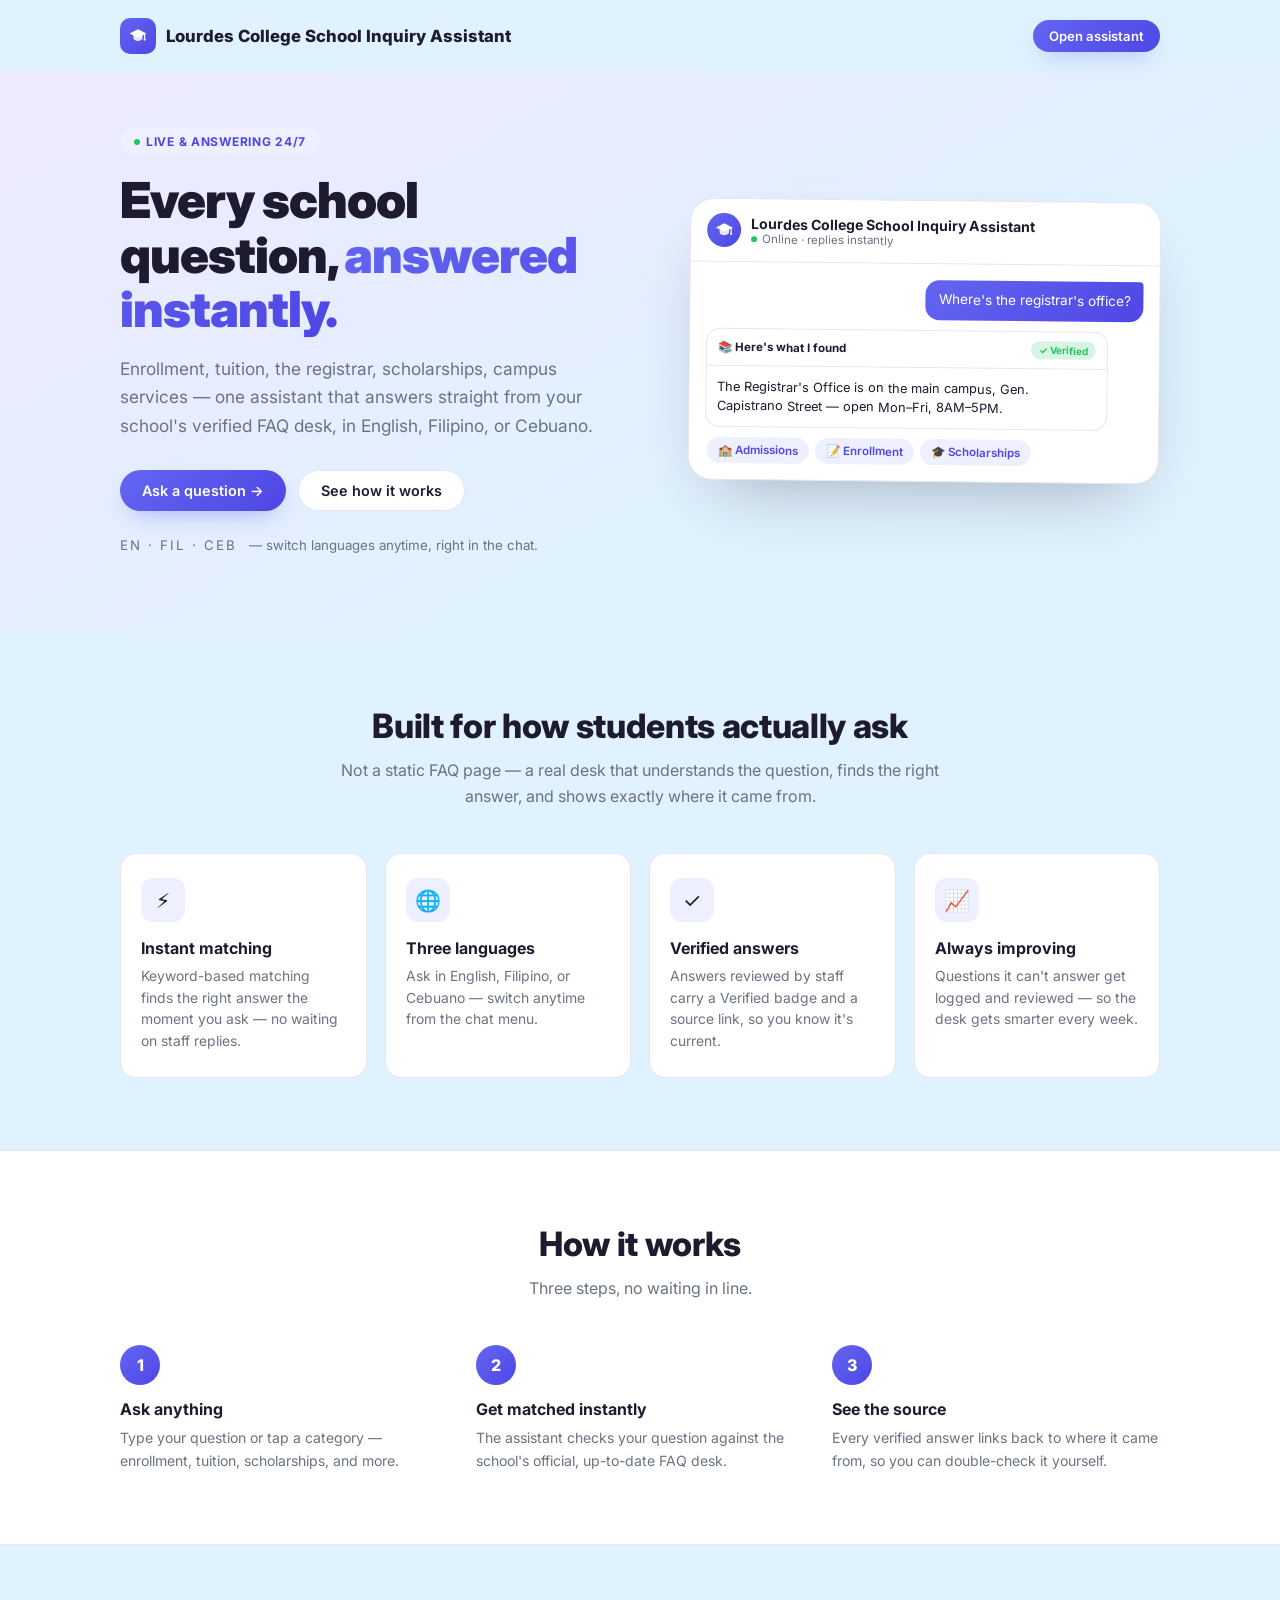
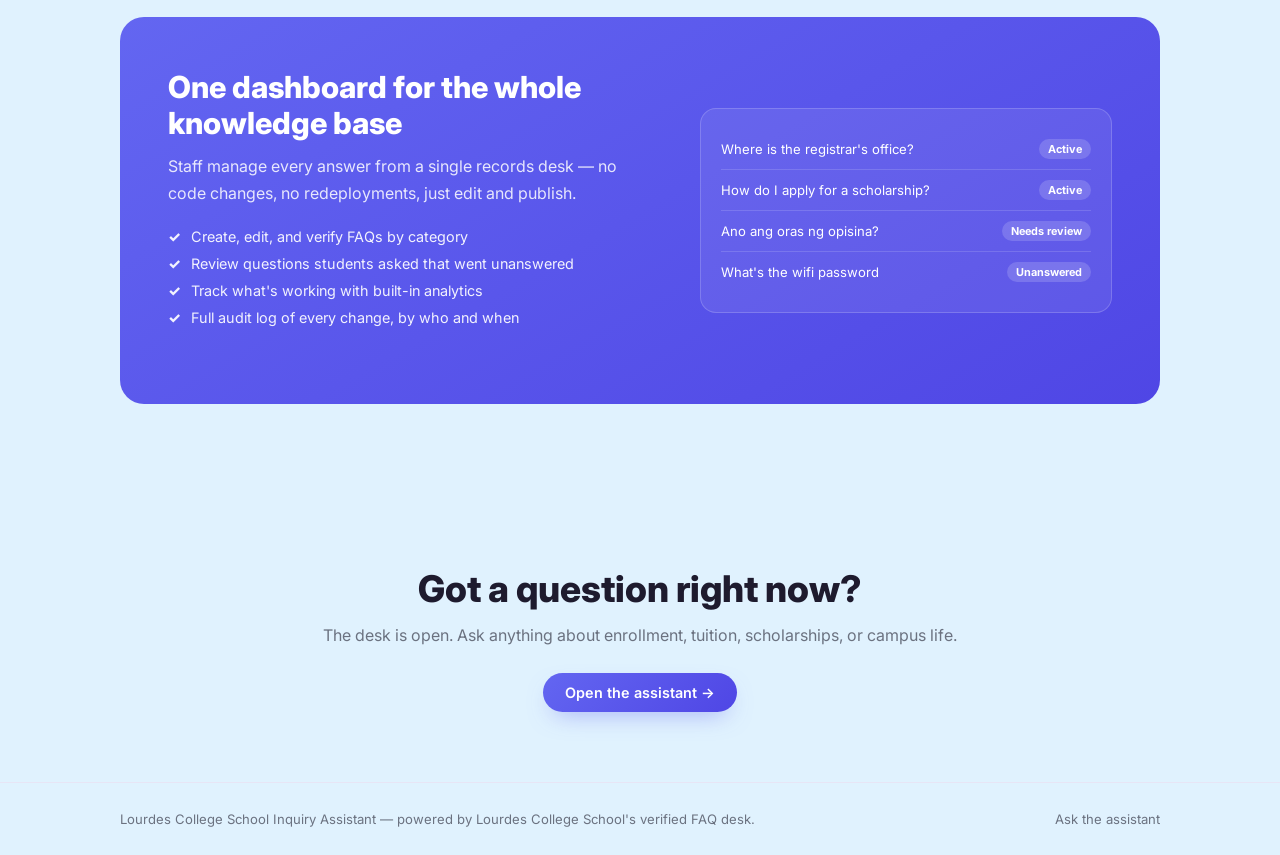
<file: index.html>
<!DOCTYPE html>
<html lang="en">
<head>
<meta charset="UTF-8" />
<meta name="viewport" content="width=device-width, initial-scale=1.0" />
<title>Lourdes College School Inquiry Assistant — Ask. Instantly. Verified.</title>
<meta name="description" content="An always-on FAQ assistant for enrollment, tuition, the registrar, scholarships, and campus services — in English, Filipino, and Cebuano." />
<link rel="preconnect" href="https://fonts.googleapis.com" />
<link rel="preconnect" href="https://fonts.gstatic.com" crossorigin />
<link
  href="https://fonts.googleapis.com/css2?family=Inter:wght@400;500;600;700;800;900&display=swap"
  rel="stylesheet"
/>
<style>
  :root {
    --bg-a: #ede9fe;
    --bg-b: #e0f2fe;
    --card: #ffffff;
    --ink: #1e1b2e;
    --ink-soft: #6b7280;
    --accent: #6366f1;
    --accent-dark: #4f46e5;
    --accent-soft: #eef0ff;
    --online: #22c55e;
    --border: #e7e5f5;
    --radius-lg: 24px;
    --radius-md: 16px;
    --radius-sm: 10px;
  }

  * { box-sizing: border-box;
    scroll-behavior: smooth; }

  html { scroll-behavior: smooth; }

  body {
    margin: 0;
    font-family: "Inter", system-ui, sans-serif;
    color: var(--ink);
    background: var(--bg-b);
  }

  a { color: inherit; }

  .wrap {
    max-width: 1080px;
    margin: 0 auto;
    padding: 0 20px;
  }

  /* ---------------- Nav ---------------- */

  .nav {
    display: flex;
    align-items: center;
    justify-content: space-between;
    padding: 18px 0;
  }

  .nav__brand {
    display: flex;
    align-items: center;
    gap: 10px;
    font-weight: 800;
    font-size: 1.05rem;
    text-decoration: none;
  }

  .nav__mark {
    width: 36px;
    height: 36px;
    border-radius: 10px;
    background: linear-gradient(135deg, var(--accent), var(--accent-dark));
    display: flex;
    align-items: center;
    justify-content: center;
    flex-shrink: 0;
  }
  .nav__mark svg { width: 20px; height: 20px; }

  .nav__links {
    display: flex;
    align-items: center;
    gap: 8px;
  }

  .btn {
    display: inline-flex;
    align-items: center;
    justify-content: center;
    gap: 8px;
    font-family: inherit;
    font-size: 0.9rem;
    font-weight: 600;
    text-decoration: none;
    border-radius: 999px;
    padding: 11px 22px;
    border: none;
    cursor: pointer;
  }
  .btn-primary {
    background: linear-gradient(135deg, var(--accent), var(--accent-dark));
    color: #fff;
    box-shadow: 0 10px 24px -10px rgba(99, 102, 241, 0.55);
  }
  .btn-primary:hover { filter: brightness(1.06); }
  .btn-ghost {
    background: var(--card);
    color: var(--ink);
    border: 1px solid var(--border);
  }
  .btn-ghost:hover { background: var(--accent-soft); }
  .btn-sm { padding: 8px 16px; font-size: 0.82rem; }

  /* ---------------- Hero ---------------- */

  .hero {
    background: linear-gradient(150deg, var(--bg-a) 0%, var(--bg-b) 65%);
    padding: 56px 0 80px;
    overflow: hidden;
  }

  .hero__grid {
    display: grid;
    grid-template-columns: 1fr;
    gap: 44px;
    align-items: center;
  }

  @media (min-width: 900px) {
    .hero__grid { grid-template-columns: 1.05fr 0.95fr; gap: 48px; }
  }

  .eyebrow {
    display: inline-flex;
    align-items: center;
    gap: 6px;
    font-size: 0.75rem;
    font-weight: 700;
    letter-spacing: 0.06em;
    text-transform: uppercase;
    color: var(--accent-dark);
    background: var(--accent-soft);
    padding: 6px 14px;
    border-radius: 999px;
    margin-bottom: 18px;
  }
  .eyebrow .dot {
    width: 6px;
    height: 6px;
    border-radius: 50%;
    background: var(--online);
  }

  .hero h1 {
    margin: 0 0 18px;
    font-size: clamp(2rem, 4.5vw, 3.1rem);
    line-height: 1.1;
    font-weight: 900;
    letter-spacing: -0.02em;
  }
  .hero h1 span {
    background: linear-gradient(135deg, var(--accent), var(--accent-dark));
    -webkit-background-clip: text;
    background-clip: text;
    color: transparent;
  }

  .hero p.lead {
    margin: 0 0 30px;
    font-size: 1.08rem;
    line-height: 1.65;
    color: var(--ink-soft);
    max-width: 480px;
  }

  .hero__ctas {
    display: flex;
    flex-wrap: wrap;
    gap: 12px;
    margin-bottom: 26px;
  }

  .hero__note {
    display: flex;
    align-items: center;
    gap: 8px;
    font-size: 0.83rem;
    color: var(--ink-soft);
  }
  .hero__note .flags { letter-spacing: 2px; }

  /* ---------------- Hero mock chat preview ---------------- */

  .preview {
    background: var(--card);
    border: 1px solid var(--border);
    border-radius: var(--radius-lg);
    box-shadow: 0 30px 70px -30px rgba(30, 27, 46, 0.35);
    overflow: hidden;
    transform: rotate(0.6deg);
  }

  .preview__header {
    display: flex;
    align-items: center;
    gap: 10px;
    padding: 14px 16px;
    border-bottom: 1px solid var(--border);
  }
  .preview__avatar {
    width: 34px;
    height: 34px;
    border-radius: 50%;
    background: linear-gradient(135deg, var(--accent), var(--accent-dark));
    flex-shrink: 0;
    display: flex;
    align-items: center;
    justify-content: center;
  }
  .preview__name { font-weight: 700; font-size: 0.88rem; }
  .preview__status {
    font-size: 0.72rem;
    color: var(--ink-soft);
    display: flex;
    align-items: center;
    gap: 5px;
  }
  .preview__status .dot { width: 6px; height: 6px; border-radius: 50%; background: var(--online); }

  .preview__body { padding: 16px; display: flex; flex-direction: column; gap: 10px; }

  .pv-msg {
    max-width: 78%;
    padding: 10px 13px;
    border-radius: 14px;
    font-size: 0.85rem;
    line-height: 1.45;
  }
  .pv-msg.user {
    align-self: flex-end;
    background: linear-gradient(135deg, var(--accent), var(--accent-dark));
    color: #fff;
    border-top-right-radius: 4px;
  }
  .pv-card {
    align-self: flex-start;
    width: 92%;
    border: 1px solid var(--border);
    border-radius: 14px;
    overflow: hidden;
  }
  .pv-card__head {
    display: flex;
    align-items: center;
    gap: 8px;
    padding: 9px 11px;
    border-bottom: 1px solid var(--border);
    font-size: 0.72rem;
    font-weight: 700;
  }
  .pv-badge {
    margin-left: auto;
    font-size: 0.62rem;
    font-weight: 700;
    background: color-mix(in srgb, var(--online) 18%, transparent);
    color: var(--online);
    padding: 3px 8px;
    border-radius: 999px;
  }
  .pv-card__body { padding: 11px; font-size: 0.8rem; line-height: 1.5; color: var(--ink); }
  .pv-chips { display: flex; gap: 6px; padding: 0 2px; flex-wrap: wrap; }
  .pv-chip {
    font-size: 0.72rem;
    font-weight: 600;
    background: var(--accent-soft);
    color: var(--accent-dark);
    padding: 6px 11px;
    border-radius: 999px;
  }

  /* ---------------- Sections ---------------- */

  section { padding: 72px 0; }
  .section-head { text-align: center; max-width: 620px; margin: 0 auto 44px; }
  .section-head h2 {
    font-size: clamp(1.5rem, 3vw, 2.1rem);
    margin: 0 0 12px;
    font-weight: 800;
    letter-spacing: -0.01em;
  }
  .section-head p { margin: 0; color: var(--ink-soft); font-size: 1rem; line-height: 1.6; }

  /* Features */
  .features {
    display: grid;
    grid-template-columns: 1fr;
    gap: 18px;
  }
  @media (min-width: 700px) {
    .features { grid-template-columns: repeat(2, 1fr); }
  }
  @media (min-width: 1000px) {
    .features { grid-template-columns: repeat(4, 1fr); }
  }

  .feature-card {
    background: var(--card);
    border: 1px solid var(--border);
    border-radius: var(--radius-md);
    padding: 24px 20px;
  }
  .feature-card__icon {
    width: 44px;
    height: 44px;
    border-radius: 12px;
    background: var(--accent-soft);
    display: flex;
    align-items: center;
    justify-content: center;
    font-size: 1.3rem;
    margin-bottom: 16px;
  }
  .feature-card h3 { margin: 0 0 8px; font-size: 1rem; font-weight: 700; }
  .feature-card p { margin: 0; font-size: 0.87rem; color: var(--ink-soft); line-height: 1.55; }

  /* How it works */
  .how {
    background: var(--card);
    border-top: 1px solid var(--border);
    border-bottom: 1px solid var(--border);
  }
  .steps {
    display: grid;
    grid-template-columns: 1fr;
    gap: 28px;
    counter-reset: step;
  }
  @media (min-width: 800px) {
    .steps { grid-template-columns: repeat(3, 1fr); }
  }
  .step { position: relative; padding-left: 0; }
  .step__num {
    width: 40px;
    height: 40px;
    border-radius: 50%;
    background: linear-gradient(135deg, var(--accent), var(--accent-dark));
    color: #fff;
    font-weight: 800;
    display: flex;
    align-items: center;
    justify-content: center;
    margin-bottom: 14px;
  }
  .step h3 { margin: 0 0 8px; font-size: 1rem; font-weight: 700; }
  .step p { margin: 0; font-size: 0.88rem; color: var(--ink-soft); line-height: 1.6; }

  /* Admin section */
  .admin-panel {
    background: linear-gradient(150deg, var(--accent) 0%, var(--accent-dark) 100%);
    border-radius: var(--radius-lg);
    padding: 44px 32px;
    color: #fff;
    display: grid;
    grid-template-columns: 1fr;
    gap: 28px;
    align-items: center;
  }
  @media (min-width: 850px) {
    .admin-panel { grid-template-columns: 1.1fr 0.9fr; padding: 52px 48px; }
  }
  .admin-panel h2 { margin: 0 0 12px; font-size: clamp(1.4rem, 2.8vw, 1.9rem); font-weight: 800; }
  .admin-panel p { margin: 0 0 22px; color: rgba(255,255,255,0.85); line-height: 1.65; max-width: 460px; }
  .admin-list { list-style: none; margin: 0 0 26px; padding: 0; display: flex; flex-direction: column; gap: 10px; }
  .admin-list li { display: flex; align-items: flex-start; gap: 10px; font-size: 0.9rem; color: rgba(255,255,255,0.92); }
  .admin-list li::before { content: "✓"; font-weight: 800; flex-shrink: 0; }

  .admin-visual {
    background: rgba(255,255,255,0.08);
    border: 1px solid rgba(255,255,255,0.18);
    border-radius: var(--radius-md);
    padding: 20px;
  }
  .admin-visual__row {
    display: flex;
    align-items: center;
    justify-content: space-between;
    padding: 10px 0;
    border-bottom: 1px solid rgba(255,255,255,0.14);
    font-size: 0.82rem;
  }
  .admin-visual__row:last-child { border-bottom: none; }
  .admin-visual__badge {
    font-size: 0.68rem;
    font-weight: 700;
    padding: 3px 9px;
    border-radius: 999px;
    background: rgba(255,255,255,0.16);
  }

  /* CTA footer */
  .cta {
    text-align: center;
    padding: 90px 0 70px;
  }
  .cta h2 { font-size: clamp(1.6rem, 3.2vw, 2.3rem); margin: 0 0 14px; font-weight: 800; }
  .cta p { color: var(--ink-soft); margin: 0 0 28px; }

  footer {
    border-top: 1px solid var(--border);
    padding: 28px 0;
  }
  .footer__row {
    display: flex;
    flex-wrap: wrap;
    align-items: center;
    justify-content: space-between;
    gap: 14px;
    font-size: 0.82rem;
    color: var(--ink-soft);
  }
  .footer__links { display: flex; gap: 18px; }
  .footer__links a { text-decoration: none; color: var(--ink-soft); }
  .footer__links a:hover { color: var(--accent-dark); }
</style>
</head>
<body>

  <div class="wrap">
    <nav class="nav">
      <a class="nav__brand" href="#top">
        <span class="nav__mark">
          <svg viewBox="0 0 24 24" xmlns="http://www.w3.org/2000/svg">
            <path d="M12 4L22 9L12 14L2 9L12 4Z" fill="#FFFFFF"/>
            <path d="M6.5 10.6V14.8C6.5 16.5 9 18 12 18C15 18 17.5 16.5 17.5 14.8V10.6L12 13.3L6.5 10.6Z" fill="#FFFFFF" fill-opacity="0.85"/>
            <path d="M20 9V15" stroke="#FFFFFF" stroke-width="1.4" stroke-linecap="round"/>
            <circle cx="20" cy="16.3" r="1.3"   fill="#FFFFFF"/>
          </svg>
        </span>
        Lourdes College School Inquiry Assistant
      </a>
      <div class="nav__links">
        <a class="btn btn-primary btn-sm" href="chatbot.html">Open assistant</a>
      </div>
    </nav>
  </div>

  <header class="hero" id="top">
    <div class="wrap hero__grid">
      <div>
        <span class="eyebrow"><span class="dot"></span> Live &amp; answering 24/7</span>
        <h1>Every school question, <span>answered instantly.</span></h1>
        <p class="lead">
          Enrollment, tuition, the registrar, scholarships, campus services —
          one assistant that answers straight from your school's verified
          FAQ desk, in English, Filipino, or Cebuano.
        </p>
        <div class="hero__ctas">
          <a class="btn btn-primary" href="chatbot.html">
            Ask a question →
          </a>
          <a class="btn btn-ghost" href="#how-it-works">See how it works</a>
        </div>
        <div class="hero__note">
          <span class="flags">EN · FIL · CEB</span>
          <span>&nbsp;— switch languages anytime, right in the chat.</span>
        </div>
      </div>

      <div class="preview" aria-hidden="true">
        <div class="preview__header">
          <div class="preview__avatar">
            <svg viewBox="0 0 24 24" xmlns="http://www.w3.org/2000/svg" style="width:60%;height:60%;">
              <path d="M12 4L22 9L12 14L2 9L12 4Z" fill="#FFFFFF"/>
              <path d="M6.5 10.6V14.8C6.5 16.5 9 18 12 18C15 18 17.5 16.5 17.5 14.8V10.6L12 13.3L6.5 10.6Z" fill="#FFFFFF" fill-opacity="0.85"/>
              <path d="M20 9V15" stroke="#FFFFFF" stroke-width="1.4" stroke-linecap="round"/>
              <circle cx="20" cy="16.3" r="1.3" fill="#FFFFFF"/>
            </svg>
          </div>
          <div>
            <div class="preview__name">Lourdes College School Inquiry Assistant</div>
            <div class="preview__status"><span class="dot"></span> Online · replies instantly</div>
          </div>
        </div>
        <div class="preview__body">
          <div class="pv-msg user">Where's the registrar's office?</div>
          <div class="pv-card">
            <div class="pv-card__head">
              📚 Here's what I found <span class="pv-badge">✓ Verified</span>
            </div>
            <div class="pv-card__body">
              The Registrar's Office is on the main campus, Gen. Capistrano
              Street — open Mon–Fri, 8AM–5PM.
            </div>
          </div>
          <div class="pv-chips">
            <span class="pv-chip">🏫 Admissions</span>
            <span class="pv-chip">📝 Enrollment</span>
            <span class="pv-chip">🎓 Scholarships</span>
          </div>
        </div>
      </div>
    </div>
  </header>

  <section id="features">
    <div class="wrap">
      <div class="section-head">
        <h2>Built for how students actually ask</h2>
        <p>Not a static FAQ page — a real desk that understands the question, finds the right answer, and shows exactly where it came from.</p>
      </div>
      <div class="features">
        <div class="feature-card">
          <div class="feature-card__icon">⚡</div>
          <h3>Instant matching</h3>
          <p>Keyword-based matching finds the right answer the moment you ask — no waiting on staff replies.</p>
        </div>
        <div class="feature-card">
          <div class="feature-card__icon">🌐</div>
          <h3>Three languages</h3>
          <p>Ask in English, Filipino, or Cebuano — switch anytime from the chat menu.</p>
        </div>
        <div class="feature-card">
          <div class="feature-card__icon">✓</div>
          <h3>Verified answers</h3>
          <p>Answers reviewed by staff carry a Verified badge and a source link, so you know it's current.</p>
        </div>
        <div class="feature-card">
          <div class="feature-card__icon">📈</div>
          <h3>Always improving</h3>
          <p>Questions it can't answer get logged and reviewed — so the desk gets smarter every week.</p>
        </div>
      </div>
    </div>
  </section>

  <section class="how" id="how-it-works">
    <div class="wrap">
      <div class="section-head">
        <h2>How it works</h2>
        <p>Three steps, no waiting in line.</p>
      </div>
      <div class="steps">
        <div class="step">
          <div class="step__num">1</div>
          <h3>Ask anything</h3>
          <p>Type your question or tap a category — enrollment, tuition, scholarships, and more.</p>
        </div>
        <div class="step">
          <div class="step__num">2</div>
          <h3>Get matched instantly</h3>
          <p>The assistant checks your question against the school's official, up-to-date FAQ desk.</p>
        </div>
        <div class="step">
          <div class="step__num">3</div>
          <h3>See the source</h3>
          <p>Every verified answer links back to where it came from, so you can double-check it yourself.</p>
        </div>
      </div>
    </div>
  </section>

  <section id="for-staff">
    <div class="wrap">
      <div class="admin-panel">
        <div>
          <h2>One dashboard for the whole knowledge base</h2>
          <p>
            Staff manage every answer from a single records desk — no code
            changes, no redeployments, just edit and publish.
          </p>
          <ul class="admin-list">
            <li>Create, edit, and verify FAQs by category</li>
            <li>Review questions students asked that went unanswered</li>
            <li>Track what's working with built-in analytics</li>
            <li>Full audit log of every change, by who and when</li>
          </ul>
        </div>
        <div class="admin-visual">
          <div class="admin-visual__row">
            <span>Where is the registrar's office?</span>
            <span class="admin-visual__badge">Active</span>
          </div>
          <div class="admin-visual__row">
            <span>How do I apply for a scholarship?</span>
            <span class="admin-visual__badge">Active</span>
          </div>
          <div class="admin-visual__row">
            <span>Ano ang oras ng opisina?</span>
            <span class="admin-visual__badge">Needs review</span>
          </div>
          <div class="admin-visual__row">
            <span>What's the wifi password</span>
            <span class="admin-visual__badge">Unanswered</span>
          </div>
        </div>
      </div>
    </div>
  </section>

  <section class="cta">
    <div class="wrap">
      <h2>Got a question right now?</h2>
      <p>The desk is open. Ask anything about enrollment, tuition, scholarships, or campus life.</p>
      <a class="btn btn-primary" href="chatbot.html">Open the assistant →</a>
    </div>
  </section>

  <footer>
    <div class="wrap footer__row">
      <span>Lourdes College School Inquiry Assistant — powered by Lourdes College School's verified FAQ desk.</span>
      <div class="footer__links">
        <a href="chatbot.html">Ask the assistant</a>
      </div>
    </div>
  </footer>

</body>
</html>
</file>
